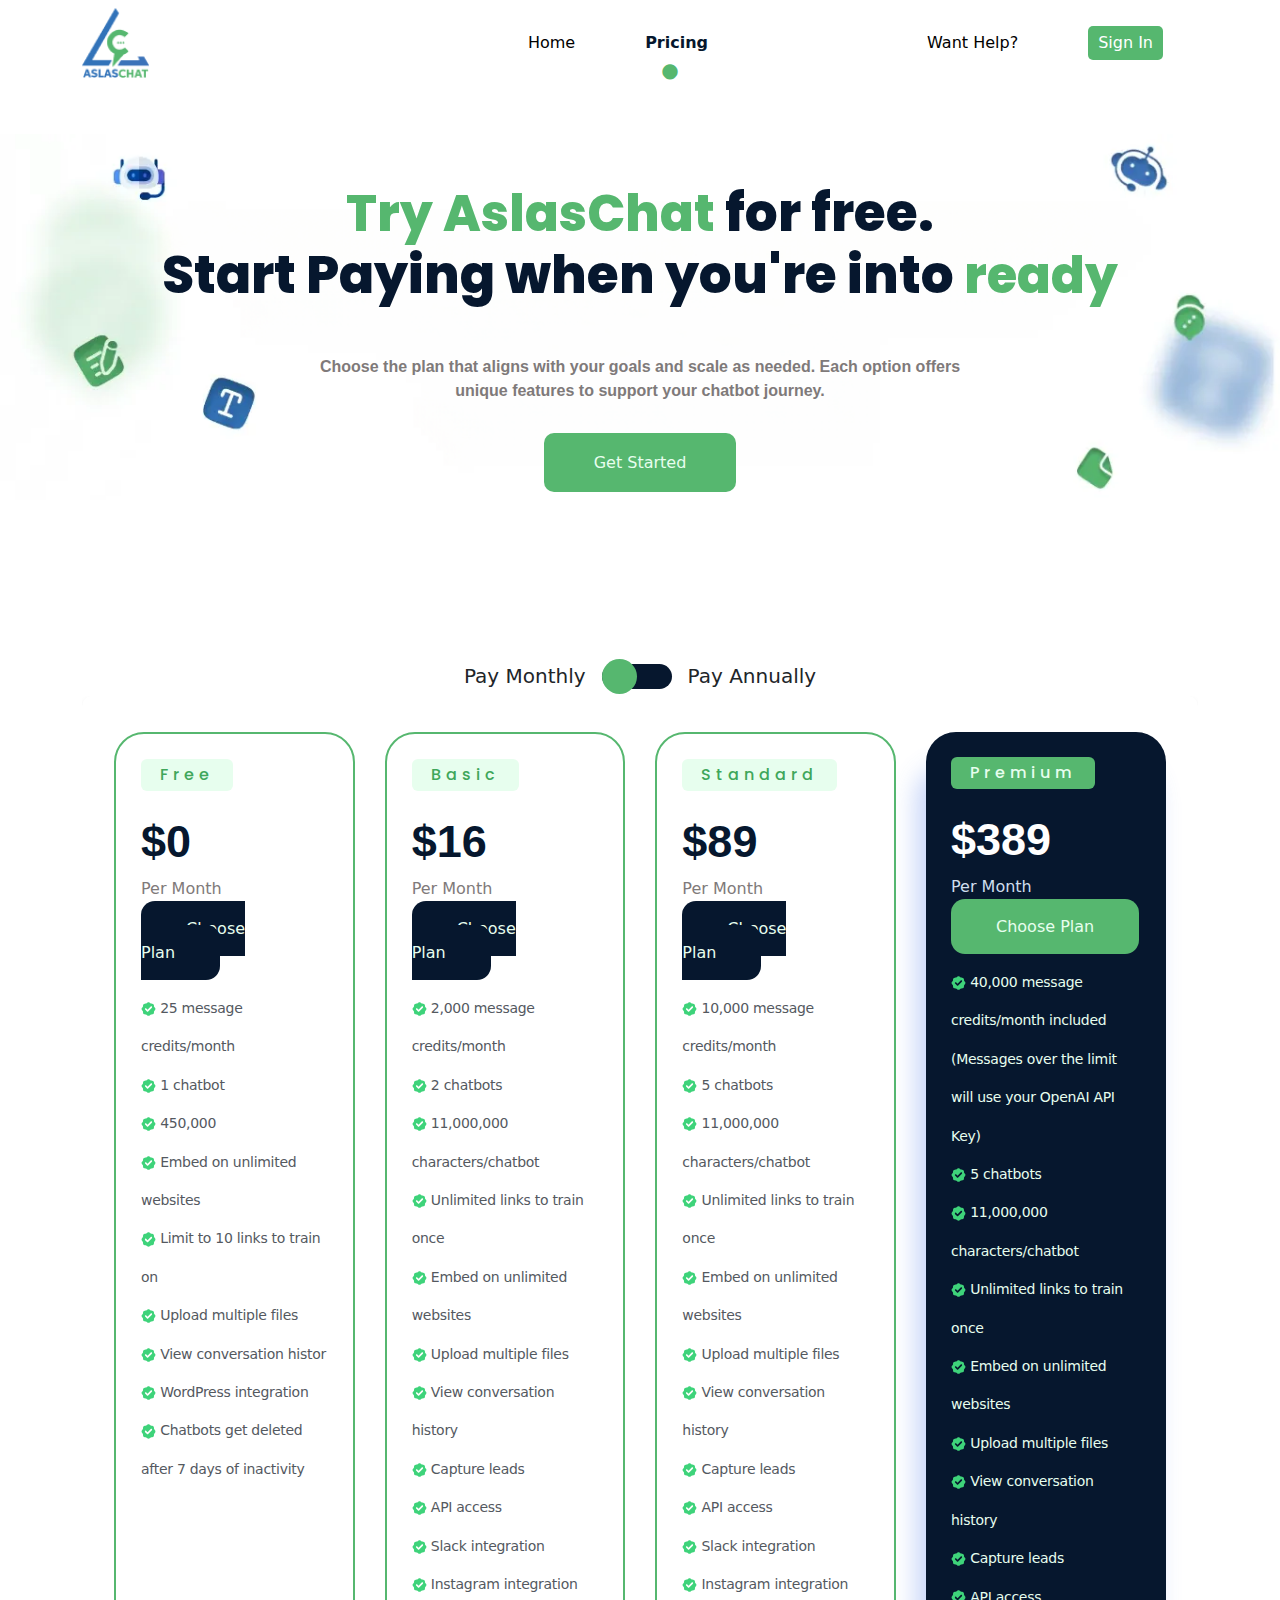
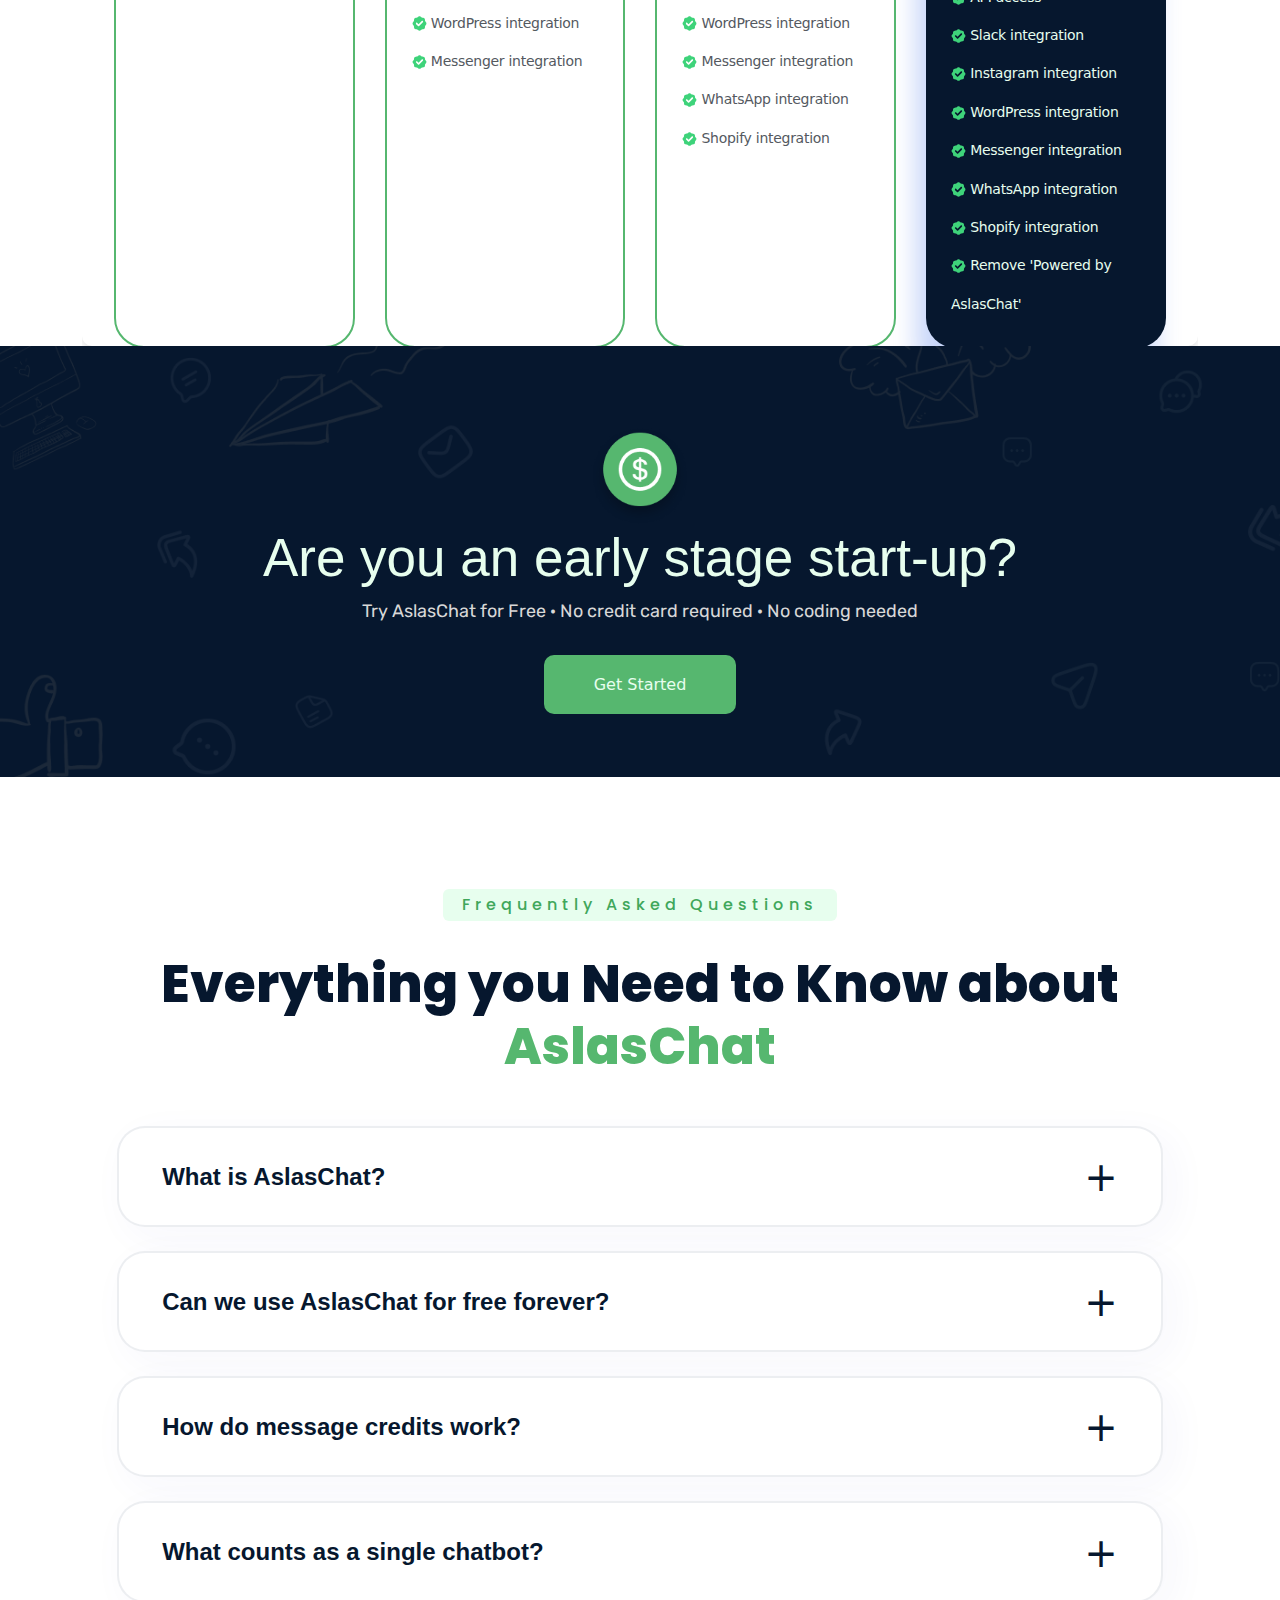
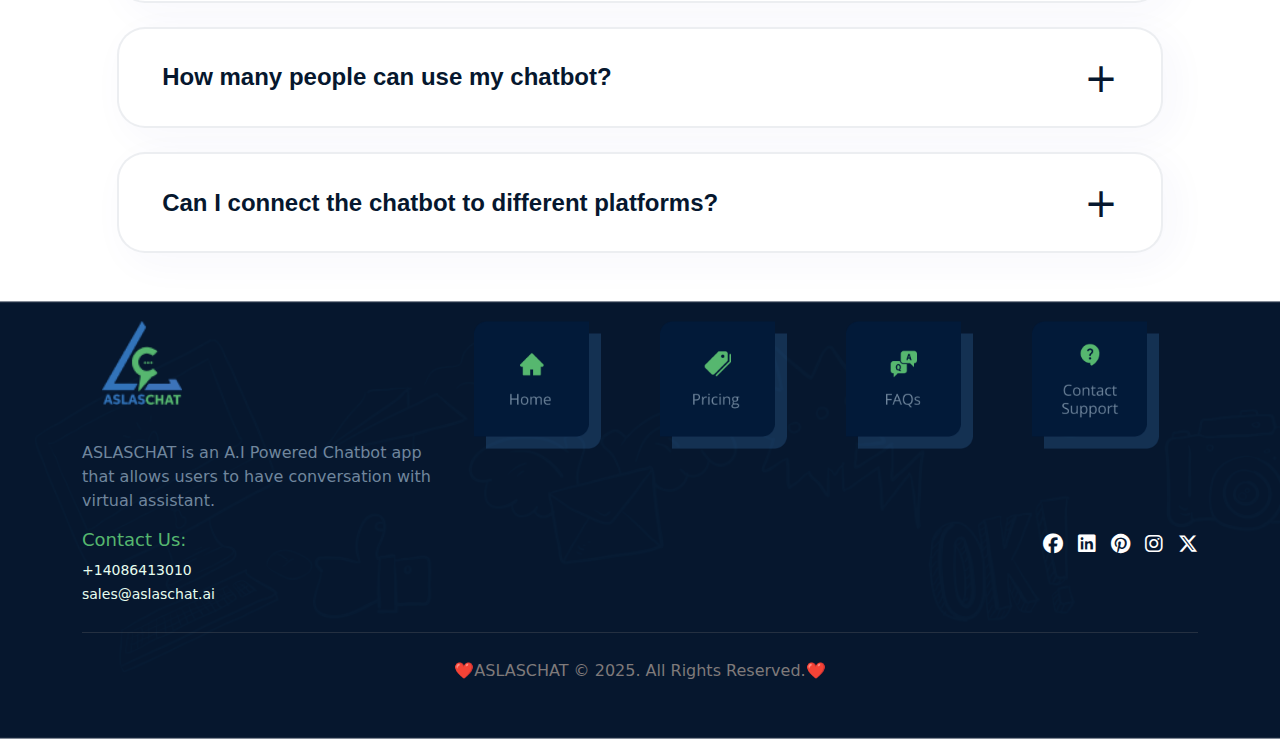
<file: pricing.html>
<!DOCTYPE html>
<html lang="en">
<head>
    <meta charset="UTF-8">
    <meta name="viewport" content="width=device-width, initial-scale=1.0">
    <title>Pricing</title>
    <link rel="stylesheet" href="styles.css">


     <!-- Bootstrap 5 CSS (CDN) -->
     <link href="https://cdn.jsdelivr.net/npm/bootstrap@5.3.2/dist/css/bootstrap.min.css" rel="stylesheet">

     <!-- Bootstrap 5 JavaScript Bundle (CDN) -->
   
 
     <link href="https://fonts.googleapis.com/css2?family=Lato:wght@700&display=swap" rel="stylesheet">
 

         <!-- FONT AWOSOME -->
<!-- Latest Font Awesome CDN -->
<link rel="stylesheet" href="https://cdnjs.cloudflare.com/ajax/libs/font-awesome/6.5.1/css/all.min.css">

</head>
<body>

<section class="main-menu2">

  <div class="container">
    
    <div class="navbar">
      <div class="logo">
        <img src="./images/aslaschat-logo.png" alt="Logo"> <!-- Your logo here -->
      </div>
      <div class="menu desktop-menu">
      <a href="index.html">Home</a>
      <a href="pricing.html" class="active">Pricing</a>
    </div>
    <div class="help desktop-menu">
      <a href="mailto:sales@aslaschat.ai">Want Help?</a>
     <a href="https://app.aslaschat.ai/" target="_blank"><button class="sign-in">Sign In</button>  </a> 
    </div>
    <div class="mobile-menu-content">
      <a href="mailto:sales@aslaschat.ai">Want Help?</a>
  <a href="https://app.aslaschat.ai/" target="_blank">   <button class="sign-in">Sign In</button> </a> 
    </div>
    <div class="mobile-menu-icon" onclick="toggleMenu()"><i class="fa-solid fa-bars"></i></div>
  </div>
  
  <div class="side-menu" id="side-menu">
    <div class="close-btn" onclick="toggleMenu()">&#10005;</div>
    <div class="side-menu-content contact-us">

      <a href="#"><img src="./images/aslaschat-logo.png" width="80px!important;" alt=""></a>
      <p class="text-white">ASLASCHAT is an A.I Powered Chatbot app that allows users to have conversation with virtual assistant.
      </p>
      <a href="index.html">Home</a>
        <a href="pricing.html" class="active">Pricing</a>
    
        <h4 class="mt-3">Contact Us</h4>
        <a href="tel:+14086413010">+14086413010</a>
        <a href="mailto:sales@aslaschat.ai">+sales@aslaschat.ai</a>

      </div>
    </div>
    
    
  </div>
</section>

    
<!-- Hero section -->

<section class=" text-center pricing-page-hero hero-section">

    <div class="container globle-btn h2-globle">

        
        <h2 class="px-5"> <span>Try AslasChat </span>for free. <br>
            Start Paying when you're into <span>
                ready
        </span> 
      </h2>
      <p class="mt-5 mb-5">Choose the plan that aligns with your goals and scale as needed. Each option offers <br> unique features to support your chatbot journey.
      </p>

      <a class="pricing-page-hero-btn" href="https://app.aslaschat.ai/" target="_blank">Get Started</a>
          
        
      </div>

</section>

<!-- pricing Section start -->


<section class="pricing responsive-pricing">
    <!-- toggle button start -->

    <div class="container ">
        <!-- Toggle Button -->
         <div class="d-flex justify-content-center mt-5 ">
            <h5 class="px-3">Pay Monthly</h5>
             <button id="toggleButton" class="toggle-btn">
             <span class="slider"></span>
                </button>
                <h5 class="px-3">Pay Annually</h5>

            </div>
        <!-- Tabs Content -->
        <div class="tabs">
          <div class="tab-content toggleActive" data-tab="1">
         
            <div class="container pricing-box globle-btn">
                <!-- box1 -->
                  <div class="pricing1">
            
                    <h3 class="mb-4" >Free</h3>
                    <h2 class="prices">$0</h2>
            
                    <p>Per Month</p>
            
            
            <div class="mt-2 mb-4">
            
              <a class="pricing-page-pricing-btn" href="https://app.aslaschat.ai/" target="_blank" target="_blank">Choose Plan</a>
            </div>
            
            
                   <div class="pricing-benefits" >
            
                     <li> <img style="width: 15px;" src="./images/check-circle-1.svg" alt=""> 25 message credits/month</li>
                     <li> <img style="width: 15px;" src="./images/check-circle-1.svg" alt=""> 1 chatbot</li>
                     <li> <img style="width: 15px;" src="./images/check-circle-1.svg" alt=""> 450,000</li>
                     <li> <img style="width: 15px;" src="./images/check-circle-1.svg" alt=""> Embed on unlimited websites</li>
                     <li> <img style="width: 15px;" src="./images/check-circle-1.svg" alt=""> Limit to 10 links to train on </li>
                     <li> <img style="width: 15px;" src="./images/check-circle-1.svg" alt=""> Upload multiple files</li>
                     <li> <img style="width: 15px;" src="./images/check-circle-1.svg" alt=""> View conversation histor </li>
                     <li> <img style="width: 15px;" src="./images/check-circle-1.svg" alt=""> WordPress integration</li>
                     <li> <img style="width: 15px;" src="./images/check-circle-1.svg" alt=""> Chatbots get deleted after 7 days of inactivity</li>
            

                    </div>
            
                  </div>
            
            
                  <!-- box2 -->
            
                  <div class="pricing1">
            
                    <h3 class="mb-4" >Basic</h3>
                    <h2 class="prices"  >$16</h2>
            
                    <p>Per Month</p>
            
            
            <div class="mt-2 mb-4">
            
              <a class="pricing-page-pricing-btn" href="https://app.aslaschat.ai/" target="_blank">Choose Plan</a>
            </div>
            
            
                   <div class="pricing-benefits" >
            
                     <li> <img style="width: 15px;" src="./images/check-circle-1.svg" alt=""> 2,000 message credits/month </li>
                     <li> <img style="width: 15px;" src="./images/check-circle-1.svg" alt=""> 2 chatbots                     </li>
                     <li> <img style="width: 15px;" src="./images/check-circle-1.svg" alt=""> 11,000,000 characters/chatbot</li>
                     <li> <img style="width: 15px;" src="./images/check-circle-1.svg" alt=""> Unlimited links to train once</li>
                     <li> <img style="width: 15px;" src="./images/check-circle-1.svg" alt=""> Embed on unlimited websites</li>
                     <li> <img style="width: 15px;" src="./images/check-circle-1.svg" alt=""> Upload multiple files </li>

                     <li> <img style="width: 15px;" src="./images/check-circle-1.svg" alt=""> View conversation history </li>

                     <li> <img style="width: 15px;" src="./images/check-circle-1.svg" alt=""> Capture leads  </li>

                     <li> <img style="width: 15px;" src="./images/check-circle-1.svg" alt=""> API access</li>

                     <li> <img style="width: 15px;" src="./images/check-circle-1.svg" alt=""> Slack integration  </li>
                     <li> <img style="width: 15px;" src="./images/check-circle-1.svg" alt=""> Instagram integration </li>

                     <li> <img style="width: 15px;" src="./images/check-circle-1.svg" alt=""> WordPress integration</li>

                     <li> <img style="width: 15px;" src="./images/check-circle-1.svg" alt=""> Messenger integration</li>
                     
                     
                    </div>
            
                  </div>
            
                  <!-- box3 -->
                  <div class="pricing1">
            
                    <h3 class="mb-4" >Standard</h3>
                    <h2 class="prices"  >$89</h2>
            
                    <p>Per Month</p>
            
            
            <div class="mt-2 mb-4">
            
              <a class="pricing-page-pricing-btn" href="https://app.aslaschat.ai/" target="_blank">Choose Plan</a>
            </div>
            
            
                   <div class="pricing-benefits" >
            
                    <li> <img style="width: 15px;" src="./images/check-circle-1.svg" alt=""> 10,000 message credits/month </li>
                    <li> <img style="width: 15px;" src="./images/check-circle-1.svg" alt=""> 5 chatbots                     </li>
                    <li> <img style="width: 15px;" src="./images/check-circle-1.svg" alt=""> 11,000,000 characters/chatbot</li>
                    <li> <img style="width: 15px;" src="./images/check-circle-1.svg" alt=""> Unlimited links to train once</li>
                    <li> <img style="width: 15px;" src="./images/check-circle-1.svg" alt=""> Embed on unlimited websites</li>
                    <li> <img style="width: 15px;" src="./images/check-circle-1.svg" alt=""> Upload multiple files </li>

                    <li> <img style="width: 15px;" src="./images/check-circle-1.svg" alt=""> View conversation history </li>

                    <li> <img style="width: 15px;" src="./images/check-circle-1.svg" alt=""> Capture leads  </li>

                    <li> <img style="width: 15px;" src="./images/check-circle-1.svg" alt=""> API access</li>

                    <li> <img style="width: 15px;" src="./images/check-circle-1.svg" alt=""> Slack integration  </li>
                    <li> <img style="width: 15px;" src="./images/check-circle-1.svg" alt=""> Instagram integration </li>

                    <li> <img style="width: 15px;" src="./images/check-circle-1.svg" alt=""> WordPress integration</li>

                    <li> <img style="width: 15px;" src="./images/check-circle-1.svg" alt=""> Messenger integration</li>

                    <li> <img style="width: 15px;" src="./images/check-circle-1.svg" alt=""> WhatsApp integration</li>

                    <li> <img style="width: 15px;" src="./images/check-circle-1.svg" alt=""> Shopify integration</li>

                     
                    </div>
            
                  </div>
            
                  <!-- box4 -->
            
                  <div class="pricing1 premium-pricing" style="background-color: var(--title);">
            
                    <h3 class="mb-4" >Premium</h3>
                    <h2 class="prices text-white"  >$389</h2>
            
                    <p style="color:#CFDEED;">Per Month</p>
            
            
            <div class="mt-2 mb-4">
            
              <a style="background-color: var(--primary-color);" class="pricing-page-pricing-btn" href="https://app.aslaschat.ai/" target="_blank">Choose Plan</a>
            </div>
            
            
                   <div class="pricing-benefits" >
            
                    <li> <img style="width: 15px;" src="./images/check-circle-1.svg" alt=""> 40,000 message credits/month included (Messages over the limit will use your OpenAI API Key) </li>
                    <li> <img style="width: 15px;" src="./images/check-circle-1.svg" alt=""> 5 chatbots                     </li>
                    <li> <img style="width: 15px;" src="./images/check-circle-1.svg" alt=""> 11,000,000 characters/chatbot</li>
                    <li> <img style="width: 15px;" src="./images/check-circle-1.svg" alt=""> Unlimited links to train once</li>
                    <li> <img style="width: 15px;" src="./images/check-circle-1.svg" alt=""> Embed on unlimited websites</li>
                    <li> <img style="width: 15px;" src="./images/check-circle-1.svg" alt=""> Upload multiple files </li>

                    <li> <img style="width: 15px;" src="./images/check-circle-1.svg" alt=""> View conversation history </li>

                    <li> <img style="width: 15px;" src="./images/check-circle-1.svg" alt=""> Capture leads  </li>

                    <li> <img style="width: 15px;" src="./images/check-circle-1.svg" alt=""> API access</li>

                    <li> <img style="width: 15px;" src="./images/check-circle-1.svg" alt=""> Slack integration  </li>
                    <li> <img style="width: 15px;" src="./images/check-circle-1.svg" alt=""> Instagram integration </li>

                    <li> <img style="width: 15px;" src="./images/check-circle-1.svg" alt=""> WordPress integration</li>

                    <li> <img style="width: 15px;" src="./images/check-circle-1.svg" alt=""> Messenger integration</li>

                    <li> <img style="width: 15px;" src="./images/check-circle-1.svg" alt=""> WhatsApp integration</li>

                    <li> <img style="width: 15px;" src="./images/check-circle-1.svg" alt=""> Shopify integration</li>

                    <li> <img style="width: 15px;" src="./images/check-circle-1.svg" alt=""> Remove 'Powered by AslasChat' </li>

                     
                    </div>
            
                  </div>
            
                </div>
                    
      


          </div>
          <div class="tab-content" data-tab="2">
            <div class="container pricing-box globle-btn">
                <!-- box1 -->
                  <div class="pricing1">
            
                    <h3 class="mb-4" >Free</h3>
                    <h2 class="prices">$0</h2>
            
                    <p>Per year</p>
            
            
            <div class="mt-2 mb-4">
            
              <a class="pricing-page-pricing-btn" href="https://app.aslaschat.ai/" target="_blank">Choose Plan</a>
            </div>
            
            
                   <div class="pricing-benefits" >
            
                    <li> <img style="width: 15px;" src="./images/check-circle-1.svg" alt=""> 25 message credits/month</li>
                    <li> <img style="width: 15px;" src="./images/check-circle-1.svg" alt=""> 1 chatbot</li>
                    <li> <img style="width: 15px;" src="./images/check-circle-1.svg" alt=""> 450,000</li>
                    <li> <img style="width: 15px;" src="./images/check-circle-1.svg" alt=""> Embed on unlimited websites</li>
                    <li> <img style="width: 15px;" src="./images/check-circle-1.svg" alt=""> Limit to 10 links to train on </li>
                    <li> <img style="width: 15px;" src="./images/check-circle-1.svg" alt=""> Upload multiple files</li>
                    <li> <img style="width: 15px;" src="./images/check-circle-1.svg" alt=""> View conversation histor </li>
                    <li> <img style="width: 15px;" src="./images/check-circle-1.svg" alt=""> WordPress integration</li>
                    <li> <img style="width: 15px;" src="./images/check-circle-1.svg" alt=""> Chatbots get deleted after 7 days of inactivity</li>
                     
                    </div>
            
                  </div>
            
            
                  <!-- box2 -->
            
                  <div class="pricing1">
            
                    <h3 class="mb-4" >Basic</h3>
                    <h2 class="prices"  >$160</h2>
            
                    <p>Per year</p>
            
            
            <div class="mt-2 mb-4">
            
              <a class="pricing-page-pricing-btn" href="https://app.aslaschat.ai/" target="_blank">Choose Plan</a>
            </div>
            
            
                   <div class="pricing-benefits" >
            
                    <li> <img style="width: 15px;" src="./images/check-circle-1.svg" alt=""> 2,000 message credits/month </li>
                    <li> <img style="width: 15px;" src="./images/check-circle-1.svg" alt=""> 2 chatbots                     </li>
                    <li> <img style="width: 15px;" src="./images/check-circle-1.svg" alt=""> 11,000,000 characters/chatbot</li>
                    <li> <img style="width: 15px;" src="./images/check-circle-1.svg" alt=""> Unlimited links to train once</li>
                    <li> <img style="width: 15px;" src="./images/check-circle-1.svg" alt=""> Embed on unlimited websites</li>
                    <li> <img style="width: 15px;" src="./images/check-circle-1.svg" alt=""> Upload multiple files </li>

                    <li> <img style="width: 15px;" src="./images/check-circle-1.svg" alt=""> View conversation history </li>

                    <li> <img style="width: 15px;" src="./images/check-circle-1.svg" alt=""> Capture leads  </li>

                    <li> <img style="width: 15px;" src="./images/check-circle-1.svg" alt=""> API access</li>

                    <li> <img style="width: 15px;" src="./images/check-circle-1.svg" alt=""> Slack integration  </li>
                    <li> <img style="width: 15px;" src="./images/check-circle-1.svg" alt=""> Instagram integration </li>

                    <li> <img style="width: 15px;" src="./images/check-circle-1.svg" alt=""> WordPress integration</li>

                    <li> <img style="width: 15px;" src="./images/check-circle-1.svg" alt=""> Messenger integration</li>
                     
                    </div>
            
                  </div>
            
                  <!-- box3 -->
                  <div class="pricing1">
            
                    <h3 class="mb-4" >Standard</h3>
                    <h2 class="prices"  >$890</h2>
            
                    <p>Per year</p>
            
            
            <div class="mt-2 mb-4">
            
              <a class="pricing-page-pricing-btn" href="https://app.aslaschat.ai/" target="_blank">Choose Plan</a>
            </div>
            
            
                   <div class="pricing-benefits" >
            
                              
                    <li> <img style="width: 15px;" src="./images/check-circle-1.svg" alt=""> 10,000 message credits/month </li>
                    <li> <img style="width: 15px;" src="./images/check-circle-1.svg" alt=""> 5 chatbots                     </li>
                    <li> <img style="width: 15px;" src="./images/check-circle-1.svg" alt=""> 11,000,000 characters/chatbot</li>
                    <li> <img style="width: 15px;" src="./images/check-circle-1.svg" alt=""> Unlimited links to train once</li>
                    <li> <img style="width: 15px;" src="./images/check-circle-1.svg" alt=""> Embed on unlimited websites</li>
                    <li> <img style="width: 15px;" src="./images/check-circle-1.svg" alt=""> Upload multiple files </li>

                    <li> <img style="width: 15px;" src="./images/check-circle-1.svg" alt=""> View conversation history </li>

                    <li> <img style="width: 15px;" src="./images/check-circle-1.svg" alt=""> Capture leads  </li>

                    <li> <img style="width: 15px;" src="./images/check-circle-1.svg" alt=""> API access</li>

                    <li> <img style="width: 15px;" src="./images/check-circle-1.svg" alt=""> Slack integration  </li>
                    <li> <img style="width: 15px;" src="./images/check-circle-1.svg" alt=""> Instagram integration </li>

                    <li> <img style="width: 15px;" src="./images/check-circle-1.svg" alt=""> WordPress integration</li>

                    <li> <img style="width: 15px;" src="./images/check-circle-1.svg" alt=""> Messenger integration</li>

                    <li> <img style="width: 15px;" src="./images/check-circle-1.svg" alt=""> WhatsApp integration</li>

                    <li> <img style="width: 15px;" src="./images/check-circle-1.svg" alt=""> Shopify integration</li>

                     
                    </div>
            
                  </div>
            
                  <!-- box4 -->
            
                  <div class="pricing1 premium-pricing" style="background-color: var(--title);">
            
                    <h3 class="mb-4" >Premium</h3>
                    <h2 class="prices text-white"  >$3890</h2>
            
                    <p style="color:#CFDEED;">Per year</p>
            
            
            <div class="mt-2 mb-4">
            
              <a style="background-color: var(--primary-color);" class="pricing-page-pricing-btn" href="https://app.aslaschat.ai/" target="_blank">Choose Plan</a>
            </div>
            
            
                   <div class="pricing-benefits" >
            
                    <li> <img style="width: 15px;" src="./images/check-circle-1.svg" alt=""> 40,000 message credits/month included (Messages over the limit will use your OpenAI API Key) </li>
                    <li> <img style="width: 15px;" src="./images/check-circle-1.svg" alt=""> 5 chatbots                     </li>
                    <li> <img style="width: 15px;" src="./images/check-circle-1.svg" alt=""> 11,000,000 characters/chatbot</li>
                    <li> <img style="width: 15px;" src="./images/check-circle-1.svg" alt=""> Unlimited links to train once</li>
                    <li> <img style="width: 15px;" src="./images/check-circle-1.svg" alt=""> Embed on unlimited websites</li>
                    <li> <img style="width: 15px;" src="./images/check-circle-1.svg" alt=""> Upload multiple files </li>

                    <li> <img style="width: 15px;" src="./images/check-circle-1.svg" alt=""> View conversation history </li>

                    <li> <img style="width: 15px;" src="./images/check-circle-1.svg" alt=""> Capture leads  </li>

                    <li> <img style="width: 15px;" src="./images/check-circle-1.svg" alt=""> API access</li>

                    <li> <img style="width: 15px;" src="./images/check-circle-1.svg" alt=""> Slack integration  </li>
                    <li> <img style="width: 15px;" src="./images/check-circle-1.svg" alt=""> Instagram integration </li>

                    <li> <img style="width: 15px;" src="./images/check-circle-1.svg" alt=""> WordPress integration</li>

                    <li> <img style="width: 15px;" src="./images/check-circle-1.svg" alt=""> Messenger integration</li>

                    <li> <img style="width: 15px;" src="./images/check-circle-1.svg" alt=""> WhatsApp integration</li>

                    <li> <img style="width: 15px;" src="./images/check-circle-1.svg" alt=""> Shopify integration</li>

                    <li> <img style="width: 15px;" src="./images/check-circle-1.svg" alt=""> Remove 'Powered by AslasChat' </li>
                     
                    </div>
            
                  </div>
            
                </div>
                    
      
          </div>
        </div>
      </div>


</section>


<!-- mid cal to action section -->

<section class="cta-section">

    <div class="container">
      
    <img src="./images/dallor.png" alt="">

    <h2>Are you an early stage start-up?</h2>
    <p class="mb-5">Try AslasChat for Free · No credit card required · No coding needed</p>

    <a class="pricing-page-hero-btn" href="https://app.aslaschat.ai/" target="_blank" >Get Started</a>
    </div>

</section>


<!-- Faqs Section start -->


<section id="faqs" style="margin-top: 7rem;" class="FAQs mb-5">

    <div class="text-center h2-globle globle-btn mb-5">
      
      <h3>Frequently Asked Questions</h3>
      
      <h2 class="mt-4">Everything you Need to Know about  <br>
        <span>
          AslasChat
          
        </span> 
      </h2>
    </div>
    
     
    <div class="container faq-container">
      <div class="faq-item">
        <div class="faq-header">
          <h3>What is AslasChat?</h3>
          <span class="icon">+</span>
        </div>
        <div class="faq-content">
          <p>AslasChat is a subsidiary of Aslase LLC. We provide custom Chat GPT to our customers. Our customers can customize our ready-made ChatGPT, embed it on their website, WhatsApp, other platforms etc, and make it handle their customer support, lead generation, visitor engagement, sales, etc. </p>
        </div>
      </div>
      <div class="faq-item">
        <div class="faq-header">
          <h3>Can we use AslasChat for free forever?</h3>
          <span class="icon">+</span>
        </div>
        <div class="faq-content">
          <p>Yes, when you sign up, you automatically get 25 message credits and access to create one chatbot with up to 450,000 characters. This is a free forever option that allows you to explore AslasChat without any cost.</p>
        </div>
      </div>
      <div class="faq-item">
        <div class="faq-header">
          <h3>How do message credits work?</h3>
          <span class="icon">+</span>
        </div>
        <div class="faq-content">
          <p>Message credits are a system that limits how many interactions you can have with the chatbot. For example, in the free plan, you receive 25 message credits, allowing you to send 25 messages; once those are used, you’ll need to subscribe to a paid plan for more credits. Various plans offer different limits and features, so you can choose one that suits your needs. For more details, visit the pricing page at pricing</p>
        </div>
      </div>
      <div class="faq-item">
        <div class="faq-header">
          <h3>What counts as a single chatbot?</h3>
          <span class="icon">+</span>
        </div>
        <div class="faq-content">
          <p>One chatbot means a chatbot that knows specific information and can answer any question about that information, even if it was made using different documents.</p>
        </div>
      </div>
      <div class="faq-item">
        <div class="faq-header">
          <h3>How many people can use my chatbot?</h3>
          <span class="icon">+</span>
        </div>
        <div class="faq-content">
          <p>If your chatbot is private, only you can use it. If you make it public, anyone with the link can interact with it.</p>
        </div>
      </div>
      
      <div class="faq-item">
        <div class="faq-header">
            <h3>Can I connect the chatbot to different platforms?</h3>
            <span class="icon">+</span>
          </div>
          <div class="faq-content">
            <p>Yes, you can connect your chatbot to your favorite platforms such as Slack, WhatsApp, Instagram, and more.</p>
          </div>
        </div>
        
    </div>
  
  
  </section>
  
<!-- footer section  -->

<section class="footer-section">

  <footer class="container footer">
      <div class="box logo-box">
          <img src="./images/aslaschat-logo.png" alt="">
          <p>ASLASCHAT is an A.I Powered Chatbot app that allows users to have conversation with virtual assistant.</p>
      
      
      </div>
  <div class="box image-box"> <a href="index.html"><img src="./images/home-icon.png" alt="Image 1"></a></div>
 <div class="box image-box"> <a href="pricing.html"><img src="./images/pricing.png" alt="Image 2"></a></div>
  <div class="box image-box"> <a href="#faqs"><img src="./images/FAQs.png" alt="Image 3"></a> </div>
 <div class="box image-box"> <a href="mailto:sales@aslaschat.ai"><img src="./images/contact-support.png" alt="Image 4"></a></div>  
</footer>

<div class="container contact-info">

  <div class="contact-us">


    <h4>Contact Us:</h4>
    <a href="tel:+14086413010">+14086413010</a>
<br>
    <a href="mailto:sales@aslaschat.ai">sales@aslaschat.ai </a>

  </div>

    <div class="social">

      <a href="https://web.facebook.com/aslaschat" target="_blank"> <i class="fa-brands fa-facebook"></i></a>
      <a href="https://www.linkedin.com/company/aslaschat" target="_blank"><i class="fa-brands fa-linkedin"></i></a>
      <a href="https://www.pinterest.com/aslaschat1/" target="_blank"><i class="fa-brands fa-pinterest"></i></a>
      <a href="https://www.instagram.com/aslaschat/" target="_blank"><i class="fa-brands fa-instagram"></i></a>
      <a href="https://x.com/aslaschat" target="_blank"><i class="fa-brands fa-x-twitter"></i></a>


    </div>

    
    
    <hr style="border: none; height: 1px; background-color: var(--text-color); width: 100%;">

    <p>❤️ASLASCHAT © 2025. All Rights Reserved.❤️</p>



  </div>
  

  
</section>


<!-- script tags -->

<script src="javacript.js"></script>

</body>
</html>
</file>
<file: styles.css>
@import url('https://fonts.googleapis.com/css2?family=Rubik:ital,wght@0,300..900;1,300..900&display=swap');


@import url('https://fonts.googleapis.com/css2?family=Poppins:ital,wght@0,100;0,200;0,300;0,400;0,500;0,600;0,700;0,800;0,900;1,100;1,200;1,300;1,400;1,500;1,600;1,700;1,800;1,900&family=Rubik:ital,wght@0,300..900;1,300..900&display=swap');

a{
  color: var(--secondary-color);
  text-decoration: none;
}

body{

  margin: 0;
  padding: 0;
  left: 0;
  right: 0;
}

  /* Globle setting */
:root{

    --primary-color:#56B76F;
    --secondary-color: #000000;
    --title:#06172E;
    --text-color:#7F7A7A;
    --ancent-color:#06172E;
    --subtitle-background: #E7FEEE;


}
p
{
  color: var(--text-color);
}

/* h2 globle */

.h2-globle h2{

  font-family: "Poppins", Sans-serif;
  font-size: 52px;
  font-weight: 800;
  color: var(--ancent-color);
}

h2 span{

  font-family: "Poppins", Sans-serif;

  font-size: 50px;
  font-weight: 800;
  color: var(--primary-color)


}



/* main menu Desktop */


.hero-section{

  height: 450px;
  position: relative;
  align-items: center;
  justify-content: center;
  background-image: url(./images/undefined_image.png);
  background-size: 100%;
  background-position: top;
  background-repeat: no-repeat;
  margin-top: 3rem;
}

  
  .hero-section h1 {
    font-family: "Poppins", Sans-serif;
    font-size: 52px;
    font-weight: 800;
    color: var(--secondary-color);
    line-height: 0.93em;
    letter-spacing: -3px;
    text-align: center;
    justify-content: center;
    padding-top: 5rem;
    margin-bottom: 2rem;
  
  }

  .hero-section p{

    position: relative;
    color: var(--text-color);
    font-size: 16px;
    font-weight: 700;
    font-family: 'Open Sans', sans-serif;
    text-align: center;
    justify-content: center;
  }

  .hero-section form{

    margin-top: 2rem;
    text-align: center;
    justify-content: center;
  }

  .hero-section .form-btn{

    background-color: var(--primary-color);
    color: #ffffff;
    border: none;
    border-radius: 5px;
    padding: 15px 25px 15px 25px;
    font-family: Rubik;
  }

  form input{

    border: 1px solid #69727d;
    border-radius: 5px;
    width: 300px;
    height: 55px;
    padding: 15px 10px 15px 10px;
    font-size: 14px;
  }

  .icon-list{


    display: flex;
    position: relative;
    color: var(--text-color);
    font-size: 18px;
    font-family: Rubik;
    text-align: center;
    justify-content: center;
    margin-top: 2rem;
    gap: 20px;

  }



  /* slidesshow section */

  .slidesshow{

    margin-top: 2rem;
    margin-bottom: 5rem;
  }

/* Slideshow container */

.slideshow-container {
  /* max-width: 1000px; */
  position: relative;
  margin: auto;
}

/* Caption text */
.text {
  color: #f2f2f2;
  font-size: 15px;
  padding: 8px 12px;
  position: absolute;
  bottom: 8px;
  width: 100%;
  text-align: center;
}

/* Number text (1/3 etc) */
.numbertext {
  color: #f2f2f2;
  font-size: 12px;
  padding: 8px 12px;
  position: absolute;
  top: 0;
}

/* The dots/bullets/indicators */


/* Fading animation */
.fade {
  animation-name: fade;
  animation-duration: 9.5s;
}

@keyframes fade {
  from {opacity: 1} 
  to {opacity: 1}
}

/* On smaller screens, decrease text size */
@media only screen and (max-width: 300px) {
  .text {font-size: 11px}
}


/* test */

/* fearure section css */

.globle-btn h3{

  display: inline-block;
  background-color: #E7FEEE;
  font-family: "Poppins", Sans-serif;
  font-size: 16px;
  font-weight: 500;
  line-height: 24px;
  letter-spacing: 5px;
  fill: #40A75B;
  color: #40A75B;
  border-radius: 6px 6px 6px 6px;
  padding: 4px 19px 4px 19px;
  border: none;

}


/* accordion slide show features section */


.accordion {
  /* width: 100%;
  margin-top: 5rem; */ 
  /* margin-bottom: 10rem;
  /* border: 1px solid #ccc; */
}
.accordion-item {
  /* border-bottom: 1px solid #ccc; */
}
.accordion-header {
  font-family: sans-serif;
  color: #1c1c1c;
  font-size: 24px;
  font-weight: 700;
  padding: 0px 15px 15px 20px;
  cursor: pointer;
  border-left: 8px solid rgba(0, 0, 0, 0.137);
  transition: border-left 1s;
}
.accordion-content {
  font-size: 16px;
  font-family: sans-serif;
  color: var(--text-color);
  max-height: 0;
  overflow: hidden;
  padding: 0 5px 0px 20px;
  border-left: 8px solid rgba(0, 0, 0, 0.137);
  transition: max-height 1s ease-out, padding 0.5s ease-out;
}
.active .accordion-header {
  font-family: sans-serif;
  font-size: 24px;
  color: #1c1c1c;
  font-weight: 600;
  padding: 0px 15px 15px 20px;

  border-left: 8px solid var(--primary-color);
}
.active .accordion-content {
  font-size: 16px;
  color: var(--text-color);
  font-family: sans-serif;
  max-height: 200px;
  padding: 0px 15px 15px 20px;
  border-left: 8px solid var(--primary-color);
}
.accordion{

  --bs-accordion-border-color: transparent!important;   
  --bs-accordion-border-width: 0px !important; 
}


/* video start */

   /* Ensure full height layout */
   .container {
    /* height: 100vh; */
    /* display: flex; */
    /* align-items: center; */
}

/* Video container styling */
.video-container {
    position: relative;
    height: 300px;
    overflow: hidden;
    border-radius: 8px;
}

/* Video styling */
.video-container video {
    position: absolute;
    width: 100%;
    height: 100%;
    opacity: 0;
    transition: opacity 5s ease-in-out;
}

/* Show active video */
video.active {
    opacity: 1;
}

/* video end */


/* process section start */


 /* General container */
 .ai-chatbot-step {
  display: flex;
  align-items: center;
  justify-content: space-between;
  position: relative;
  transition: all 0.3s ease-in-out;
  padding: 20px;
  opacity: 0.5; /* Default blur effect */
}

/* Make the first step fully visible by default */
.ai-chatbot-step:first-child {
  opacity: 1;
}

/* videoActive state (removes blur) */
.ai-chatbot-step.videoActive {
  opacity: 1 !important;
}

/* Styling for numbers */
.ai-chatbot-step-number {
  width: 60px;
  height: 60px;
  display: flex;
  align-items: center;
  justify-content: center;
  border-radius: 50%;
  border: 4px solid #4CAF50;
  background: linear-gradient(135deg, #A0E7A0, #4CAF50);
  color: white;
  font-size: 24px;
  font-weight: bold;
  text-shadow: 2px 2px 5px rgba(0, 0, 0, 0.2);
  box-shadow: 0px 4px 10px rgba(0, 0, 0, 0.2);
  position: relative;
  z-index: 2; /* Ensure numbers appear on top */
}

/* Green vertical dashed line (between numbers only, on the left) */
.ai-chatbot-dotted-line {
  position: absolute;
  left: -30px; /* Align with numbers */
  width: 3px;
  height: 151%; /* Cover full distance between numbers */
  background: repeating-linear-gradient(
      to bottom,
      #4CAF50,
      #4CAF50 10px,
      transparent 10px,
      transparent 20px
  );
  z-index: 1;
}

/* Video container */
.ai-chatbot-video-container {
  flex: 1;
  max-width: 50%;
  padding: 10px;
  border-radius: 12px;
  position: relative;
  z-index: 1;
}

/* Content container */
.ai-chatbot-content {

  flex: 1;
  max-width: 50%;
  padding: 10px;
  text-align: left;
  position: relative;
  z-index: 1;
}

.ai-chatbot-content h4 {
  font-size: 32px;
  font-weight: 700;
  /* text-align: left; */
  color: var(--ancent-color);
}

.ai-chatbot-content p {
  font-family: 'open sans' sans-serif;
  font-size: 16px;
  line-height: 1.5;
  color: var(--ancent-color);
}

.mobile-chatbot-content-2{

  display: none;
}

/* Responsive Design */
@media (max-width: 768px) {
  .ai-chatbot-step {
      flex-direction: column;
      text-align: center;
  }

  .desktop-chatbot-content-2{

    display: none; 

  }

  .mobile-chatbot-content-2{

    display: block;

  }

  .ai-chatbot-content, .ai-chatbot-video-container {
      max-width: 100%;
      text-align: center;
      justify-content: center;
  }
  .ai-chatbot-video-container video {
      width: 100%;
  }
  .ai-chatbot-dotted-line {
      left: 50%;
      transform: translateX(-50%);
      height: auto;
      border-left: 2px dashed #4CAF50;
  }


}


/* process section end */



/* logo slider answars sectioni */


.logo-section{

  margin-top: 5rem;

}


@keyframes slide {

  from{
      transform: translateX(0);
  
  }
  
  to {
  
      transform: translateX(-100%);
  
  }
  }
  
  
  .logos{
  
  overflow: hidden;
  padding: 10px 0;
  /* background: #0E1C38; */
  align-items: center;
  white-space: nowrap;
  position: relative;
  
  }
  
  .logos:hover .logos-slide{
  
  animation-play-state: paused;
  
  }
  
  
  .logos-slide{
  
  display: inline-block;
  animation: 20s slide infinite linear;
  
  }
  
  .logos-slide img{
  
  /* height: 100px; */
  margin-left: 5rem;
  }
  
  .logos-slide1 img{
  
    /* height: 100px; */
    margin-left: 5rem!important;
    }

    .logos-slide2 img{
  
      /* height: 100px; */
      margin-left: 5rem!important;
      }
  
  
  @keyframes slide1 {
  
  from{
      transform: translateX(-100%);
  
  }
  
  to {
  
      transform: translateX(0);
  
  }
  }
  
  
  .logos{
  
  overflow: hidden;
  padding: 10px 0;
  /* background: #0E1C38; */
  align-items: center;
  white-space: nowrap;
  position: relative;
  
  }
  
  .logos:hover .logos-slide1{
  
  animation-play-state: paused;
  
  }
  
  
  .logos-slide1{
  
  display: inline-block;
  animation: 20s slide1 infinite linear;
  
  }
  
  .logos-slide1 img{
  
  /* height: 100px; */
  margin-left: 15rem;
  }
  
  
  
  @keyframes slide2 {
  
  from{
      transform: translateX(-100%);
  
  }
  
  to {
  
      transform: translateX(0);
  
  }
  }
  
  
  .logos{
  
  overflow: hidden;
  padding: 10px 0;
  /* background: #0E1C38; */
  align-items: center;
  white-space: nowrap;
  position: relative;
  
  }
  
  .logos:hover .logos-slide2{
  
  animation-play-state: paused;
  
  }
  
  
  .logos-slide2{
  
  display: inline-block;
  animation: 20s slide1 infinite linear;
  
  }
  
  .logos-slide2 img{
  
  /* height: 100px; */
  margin-left: 15rem;
  }
  
  
  /* chatbot integration */

  .chatbot-integraton{

    padding-top: 5rem;
    padding-bottom: 5rem;

    margin-top: 5rem;
    background-color: #F6FFF8;

  }


  /* pricing */

  .pricing{

    position: relative;
    /* height: 100%; */
    margin-top: 5rem;
   
  }

  .pricing-box{

    display: flex;
    flex-wrap: wrap;
    gap: 30px;
    margin-top: 1rem;
    justify-content:center;
  }
  
  .pricing1{

    flex: 1;
    min-width:  240px;

    border: 2px solid var(--primary-color);
    border-radius: 30px;
    padding: 25px;
    /* margin: 3rem; */

  }

.pricing-btn{

       font-size: 14x;
       color: var(--subtitle-background);
       background-color: var(--ancent-color);
       padding: 18px 55px 18px 55px;
       /* margin-top: 230px!imporktant; */
       border-radius: 14px;
       text-decoration: none;

  }


  .pricing-page-pricing-btn{

    font-size: 14x;
    color: var(--subtitle-background);
    background-color: var(--ancent-color);
    padding: 18px 45px 18px 45px;
    /* margin-top: 230px!imporktant; */
    border-radius: 14px;
    text-decoration: none;

}


  .pricing-benefits li{

    /* padding-top: 15px; */
    color: #54595f;
    list-style: none;
    font-size: 14px;
    font-weight: 400;
    line-height: 2.4rem;
    letter-spacing: -0.02em;

  }

  .pricing .prices{

    font-size: 45px;
    font-family:  sans-serif;
    font-weight: 900;
    color: var(--ancent-color);

  }

  .premium-pricing{

    box-shadow: var(--ancent-color);
    border: none;
    /* box-shadow: -10px 35px 24px 0px var(--ancent-color); */

    box-shadow: -10px 35px 24px 0px rgba(72, 118.00000000000021, 235, 0.3);


  }

  .premium-pricing li{

    color: var(--subtitle-background);
  }

  .premium-pricing h3{

    background-color: var(--primary-color);
    color: var(--subtitle-background);

  }

  @media (max-width: 768px) {
    .pricing-box {
        flex-direction: column; /* Stacks items vertically on small screens */
        align-items: center;
    }
    .pricing1 {
        width: 100%; /* Makes the items wider on small screens */
        /* margin-top: 1rem; */
    }
}


/* FAQs Accordion Section */


.faq-container {
  max-width: 1070px!important;
  margin: 0 auto;
}
.faq-item {
  border: 2px solid #D0D5DD66;
  margin-bottom: 1.5rem;
  background-color: #fff;
  overflow: hidden;
  background-color: #FFF;
  transition: all 0.5s ease;
  box-shadow: 10px 10px 40px 0px rgba(44, 50, 169, 0.04);
  border-radius: 28px;
  padding: 1.2rem 1.2rem 0.5rem 1.2rem;
}
.faq-header {
  display: flex;
  justify-content: space-between;
  align-items: center;
  padding: 0rem 1.5rem 0rem 1.5rem;
  cursor: pointer;
  user-select: none;
  position: relative;
}
/* Add border under header when the item is active */
.faq-item.active .faq-header {
  border-bottom: 1px solid #d5d8dc5e;
}
.faq-header h3 {
  margin: 0;
  font-size: 24px;
  color: var(--ancent-color);
  font-family: "Open Sans", Sans-serif;
  font-weight: 600;
}
.icon {
  color: var(--ancent-color);
  font-size: 40px;
  font-weight: 400;
}
.faq-content {
  font-size: 14px;
  font-family: "Poppins", Sans-serif;
  color: var(--text-color);
  line-height: 22px;
  max-height: 0;
  overflow: hidden;
  transition: max-height 0.5s ease;
  padding: 10px 25px 0px 25px;
}
.faq-item.active .faq-content {
  padding: 10px 25px 0px 25px;
  transition: all 0.5s ease;

}




/* started the pricing page CSS */



/* .pricing-page-hero{

  background-image: url(./images/undefined_image.png);
  background-size: 100%;
  background-position: top;
  background-repeat: no-repeat;
} */


.pricing-page-hero h2{

     padding-top: 3rem;
  /* background: url(./images/hero-bg.jpg); */

}

.pricing-page-hero-btn{

  position: relative;
  font-size: 14x;
  color: var(--subtitle-background);
  background-color: var(--primary-color);
  padding: 20px 50px 20px 50px;
  border-radius: 10px;

  margin: 2rem;
  text-decoration: none;

}


/* toggle pricing section css */

.toggle-btn {
  position: relative;
  width: 70px;
  height: 25px;
  background-color: var(--ancent-color);
  border-radius: 25px;
  border: none;
  cursor: pointer;
  outline: none;
  transition: background-color 0.3s ease;
}

.toggle-btn.toggleActive {
  background-color: var(--ancent-color)
}

.slider {
  position: absolute;
  top: -5px;
  left: 0px;
  width: 35px;
  height: 35px;
  background-color: var(--primary-color);
  border-radius: 50%;
  transition: transform 0.3s ease;
}

.toggle-btn.toggleActive .slider {
  transform: translateX(35px);
}

/* Tabs Styling */
.tabs {
  /* margin-top: 90px; */
  position: relative;
  /* width: 100px; */
  height: 1250px;
  overflow: hidden;
}

.tab-content {
  position: absolute;
  top: 0;
  left: 0;
  width: 100%;
  height: 100%;
  background-color: white;
  padding: 20px;
  box-shadow: 0 4px 6px rgba(0, 0, 0, 0.1);
  border-radius: 10px;
  transition: transform 0.5s ease;
  opacity: 0;
  visibility: hidden;
}

.tab-content.toggleActive {
  opacity: 1;
  visibility: visible;
}

.tab-content[data-tab="1"] {
  transform: translateX(0);
}

.tab-content[data-tab="2"] {
  transform: translateX(0);
}

.toggle-btn.toggleActive ~ .tabs .tab-content[data-tab="1"] {
  transform: translateX(0);
}

.toggle-btn.toggleActive ~ .tabs .tab-content[data-tab="2"] {
  transform: translateX(0);
}


/* cta section css */

.cta-section{
  text-align: center;
  background-image: url(./images/cta-bg.png);
  background-size: cover;
  background-position: center;
  background-repeat: no-repeat;
  /* margin-top: 5rem; */
  padding-top: 5rem;
  padding-bottom: 5rem;
}

.cta-section img{

  width: 9%;
}

.cta-section h2 {

  font-size: 53px;
  font-family: sans-serif;
  color: var(--subtitle-background);

}

.cta-section p{

  font-size: 18px;
   font-family: Rubik;
   color: #D8D8D8;
}




/* footer section css */

.footer-section{

  position: relative;
  background: url(/images/footer-bg.png);
  background-size: cover;
  background-position: center;
  background-repeat: no-repeat;
  padding-bottom: 40px;

}


.footer {
  /* background-color: #333; */
  color: white;
  /* padding: 20px; */
  display: flex;
  flex-wrap: wrap;
  justify-content: center;
  /* gap: 10px; */
  /* padding-bottom: 40px!important; */
}
.box {
  /* background-color: #444; */
  /* padding: 20px; */
  /* text-align: center; */
  border-radius: 5px;
}
.box:first-child {
  flex: 2;
  min-width: 250px;
}
.box img {
  width: 90%;
  height: auto;
  padding: 20px;
  border-radius: 5px;
}
.image-box {
  flex: 1;
  min-width: 120px;
}


.logo-box img{

  width: 120px;
  margin-bottom: 1rem;

}

.logo-box p{

  color: #70869D;
}


@media (max-width: 600px) {
  .footer {
      flex-direction: row;
      display: grid;
      grid-template-columns: repeat(2, 1fr);
      gap: 10px;
  }
  .box:first-child {
      grid-column: span 2;
  }
}


/* contact info part */

.contact-info{
  display: flex;
  flex-wrap: wrap;
  justify-content: center;
  gap: 10px;
}

.contact-us{

  flex: 0 0 auto;
  width: 150px;

}

.contact-us h4{

  font-size: 18px;  
  color: var(--primary-color);
}

.contact-us a{

  font-size: 14px;
  color: var(--subtitle-background);
  text-decoration: none;
}

.social{

  flex: 1;
  text-align: right;
  justify-content: center;
  
  /* width: 100%; */
  /* justify-content: end; */
}

.social a{
  
  font-size: 20px;
  padding-left: 10px;
  color: white;
}

hr{

  height: 30px;
  color: white;

}




/* responsive css for home page */


@media (max-width: 780px) {
  
  .hero-section{

    margin-top: 0rem;
  }

  .hero-section h1{

    font-size: 42px;
  }

  .hero-section .form-btn{

    margin-top: 1rem;
  }

  .hero-section p{

    font-size: 16px;

}

.h2-globle h2{

  font-size: 34px;
}

h2 span{

  font-size: 34px;

}

.accordion-header{

  font-size: 20px;

}

.active .accordion-header{

  font-size: 20px;
}

.process-section{

  margin-top: 20rem;
}

.faq-header h3{
  
  font-size: 16px;
}


.cta-section h2{

  font-size: 34px;
}


.tabs{


  height: 3650px;

}

.responsive-pricing{

  margin-top: 5rem;
}

}


@media only screen and (max-width: 670px) {

  .hero-section{

    /* height:500px; */

  }

  .hero-section h1 {

    padding-top:3rem;
    /* padding-bottom:3rem; */

    font-size: 34px;
    
  }

}


/* mboile responsive toggle menu */

/* update new menu  */

.navbar {
  display: flex!important;
  justify-content: ceenter;
       padding: 10px;
  color: #343535;
}

.logo img {
  height: 70px;
}

.menu a:nth-child(2){

  margin-right: -10rem;

}

.menu a, .help a {
  margin: 0 35px;
  color: var(--secondary-color);
  text-decoration: none;
}

.sign-in {
  padding: 5px 10px;
  background-color: var(--primary-color);
  border: none;
  border-radius: 5px;
  color: white;
  cursor: pointer;
}

.desktop-menu {
  display: flex;
  align-items: center;
}

.mobile-menu-content {
  display: none;
  text-align: center;
}

.mobile-menu-content a, .mobile-menu-content .sign-in {
  margin: 0 10px;
}

.mobile-menu-icon {
  display: none;
  font-size: 30px;
  cursor: pointer;
}

.side-menu {
  position: fixed;
  top: 0;
  padding: 10px;
  left: -270px; /* Initially hidden */
  width: 250px;
  height: 65%;
  background-color: var(--ancent-color);
  transition: 0.3s;
  /* padding-top: 60px; */
  z-index: 99;
}

.side-menu a {
  color: white;
  padding: 10px 15px;
  text-decoration: none;
  display: block;
}

.side-menu a:hover {
  background-color: #ddd;
  color: black;
}

.side-menu .close-btn {
  position: absolute;
  top: 15px;
  right: 25px;
  font-size: 36px;
  color: white;
  cursor: pointer;
}

@media (max-width: 768px) {
  .desktop-menu {
      display: none;
  }
  .help {
      display: none;
  }
  .mobile-menu-icon {
      display: block;
  }
  .mobile-menu-content {
      display: block;
      align-self: center;
      margin-left: 10px;
  }
}

.mobile-menu-content a:first-child{

  color: black;
  text-decoration: none;
}



@media (max-width: 768px) {
  .side-menu {
      left: -250px; /* Ensure the side menu stays hidden until toggle */
  }
}



.menu a.active {
  position: relative;
  color: var(--ancent-color);
  font-weight: bold;
}


.menu a.active::after {
   
    content: "●"; /* Small dot */
    color: var(--primary-color); /* Dot color */
    display: block;
    font-size: 20px; /* Adjust size */
    position: absolute;
    text-align: center;
    justify-content: center;
    margin-left: 1rem ;
  }
</file>
